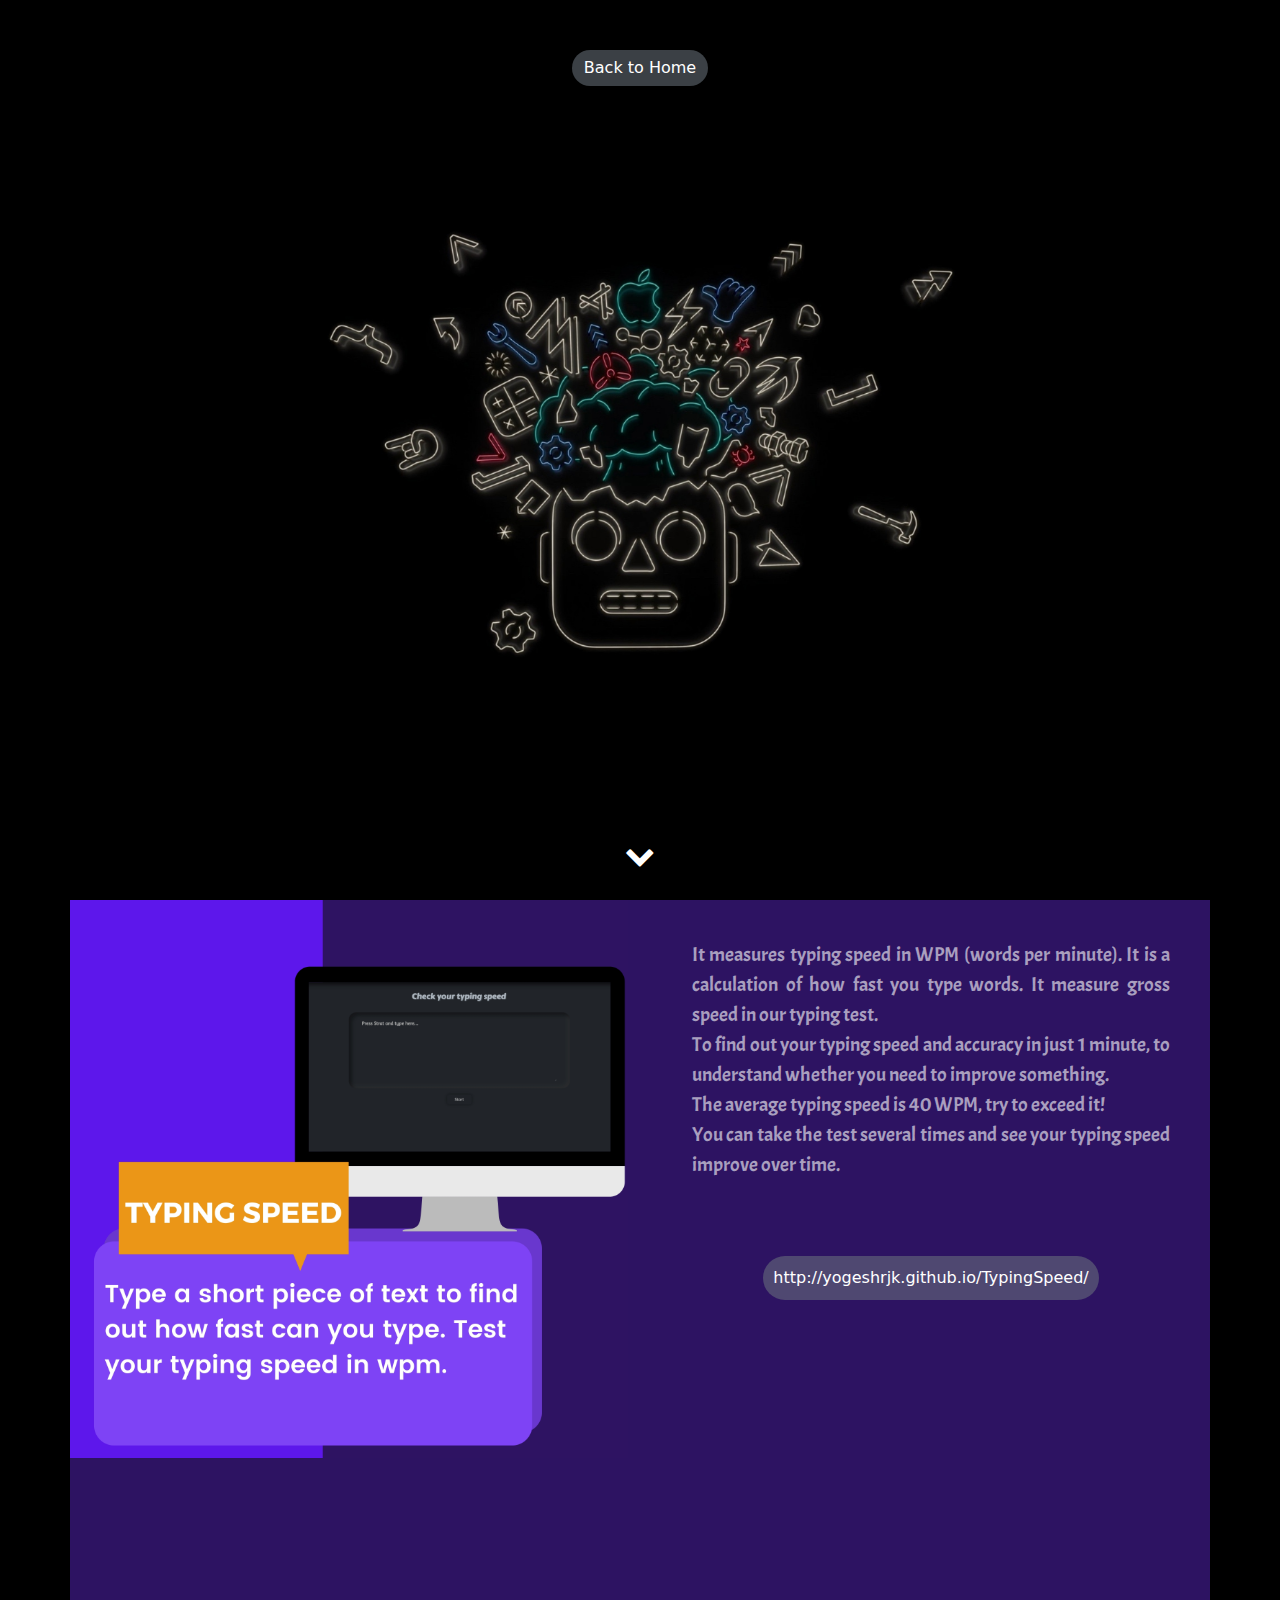
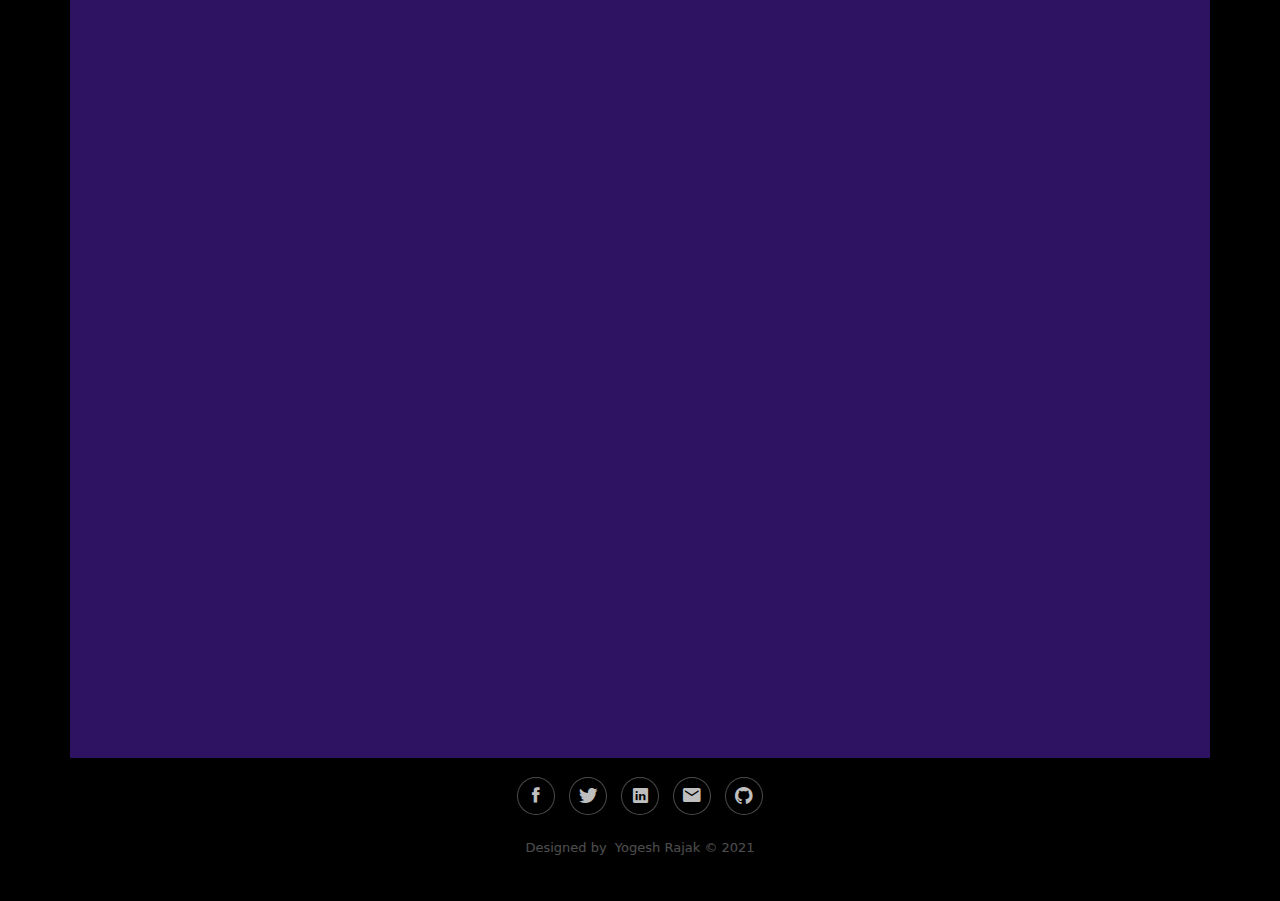
<file: project.html>
<!DOCTYPE html>
<html lang="en">

<head>
    <meta charset="utf-8">
    <meta name="viewport" content="width=device-width, initial-scale=1.0, shrink-to-fit=no">
    <title>project</title>
    <link rel="stylesheet" href="assets/bootstrap/css/bootstrap.min.css">
    <link rel="stylesheet" href="https://fonts.googleapis.com/css?family=Acme&amp;display=swap">
    <link rel="stylesheet" href="https://fonts.googleapis.com/css?family=Adamina&amp;display=swap">
    <link rel="stylesheet" href="https://fonts.googleapis.com/css?family=Alegreya+Sans&amp;display=swap">
    <link rel="stylesheet" href="assets/fonts/font-awesome.min.css">
    <link rel="stylesheet" href="assets/fonts/ionicons.min.css">
    <link rel="stylesheet" href="https://cdnjs.cloudflare.com/ajax/libs/animate.css/3.5.2/animate.min.css">
    <link rel="stylesheet" href="assets/css/iframe.css">
    <link rel="stylesheet" href="assets/css/Scroll-To-Top.css">
    <link rel="stylesheet" href="assets/css/styles.css">
    <link rel="stylesheet" href="assets/css/Footer-Dark.css">
</head>

<body style="background: rgb(0,0,0);color: rgb(1,1,1);">
    <div class="d-flex justify-content-center align-items-center"
        style="height: 100vh;background: url(&quot;assets/img/WWDC-2019-Wallpaper-AR72014-Desktop-v1-Black.png&quot;) center / cover no-repeat; background-attachment:fixed;">
        <div class="d-flex justify-content-center align-items-center"><a class="btn btn-secondary" role="button"
                style="border-radius: 25px;background: rgba(108,117,125,0.55);border-style: none;margin-bottom: 5vh;position: absolute !important;top: 50px;"
                href="index.html">Back to Home</a></div>
        <div id="scroll-to-top"><i class="fa fa-chevron-down bounce animated infinite" style="font-size: 30px;"></i>
        </div>
    </div>
    <div class="container" style="background-color: rgb(45 19 98); padding: 0px;">
        <div class="row">
            <div class="col-md-6">
                <img class="img-fluid" src="assets/img/Course.jpg">
            </div>
            <div class="col-md-6">
                <p
                    style="font-family: Acme, sans-serif;font-size: 20px; text-align: justify; color: rgba(255,255,255,0.6); padding: 40px;">
                    It measures typing speed in WPM (words per minute). It is a calculation of how fast you type words.
                    It
                    measure gross speed in our typing test.<br>To find out your typing speed and accuracy in just 1
                    minute,
                    to
                    understand whether you need to improve something.<br>The average typing speed is 40 WPM, try to
                    exceed
                    it!
                    <br>You can take the test several times and see your typing speed improve over time.
                </p>
                <div class="d-flex justify-content-center align-items-center"><a
                        style="text-align:center;border-radius: 25px;background: rgba(108,117,125,0.55);border-style: none;margin: 20px; text-decoration: none;color: white; padding: 10px;"
                        href="http://yogeshrjk.github.io/TypingSpeed/">http://yogeshrjk.github.io/TypingSpeed/</a>
                </div>
            </div>
            <div style="height: 100vh;"><iframe src="https://yogeshrjk.github.io/TypingSpeed/" width="100%" height="100%"
                style="border:none;overflow:hidden" scrolling="no" frameborder="0" allowTransparency="true"></iframe>
        </div>
        </div>
    </div>
    </div>



    <footer class="footer-dark" style="height: 143px;padding: 30px 0px;background: rgb(0,0,0);padding-top: 20px;">
        <div class="container">
            <div class="row">
                <div class="col-12 item social"><a href="https://www.facebook.com/yogesh.rajak.18/"><i
                            class="icon ion-social-facebook"></i></a><a href="https://twitter.com/Yogesh_rjk"><i
                            class="icon ion-social-twitter"></i></a><a
                        href="https://www.linkedin.com/in/yogesh-rajak-04/"><i
                            class="icon ion-social-linkedin"></i></a><a href="mailto:yrajak9@gmail.com "><i
                            class="icon ion-android-mail"></i></a><a href="https://github.com/yogeshrjk"><i
                            class="icon ion-social-github"></i></a></div>
            </div>
            <p class="text-white copyright" style="color: rgb(255,255,255);">Designed by&nbsp; Yogesh Rajak © 2021
            </p>
        </div>
    </footer>

    <script src="assets/bootstrap/js/bootstrap.min.js"></script>
    <script src="assets/js/bs-init.js"></script>
</body>

</html>
</file>
<file: assets/css/iframe.css>
section {
  width: 100%;
  height: 238px;
  border: none;
  overflow: hidden;
}

#scroll-to-top {
}
</file>
<file: assets/css/Scroll-To-Top.css>
#scroll-to-top {
  position: absolute;
  bottom: 30px;
  /*right: 10px;*/
  width: 32px;
  height: 32px;
  text-align: center;
  border-radius: 50%;
  /*background-color: rgba(0,0,0,.3);*/
  color: #fff;
  padding-top: 2px;
}
</file>
<file: assets/css/styles.css>
* {
  padding: 0px;
  margin: 0px;
  box-sizing: border-box;
}
.tools .col-sm-4 {
  padding: 10px;
}
.tools .col-sm-4:hover {
  background-color: #e9ecef;
  border-radius: 5px;
  transition: all;
  transition-duration: 25ms;
}
</file>
<file: assets/css/Footer-Dark.css>
.footer-dark {
  padding: 50px 0;
  color: #f0f9ff;
  background-color: #282d32;
}

.footer-dark h3 {
  margin-top: 0;
  margin-bottom: 12px;
  font-weight: bold;
  font-size: 16px;
}

.footer-dark ul {
  padding: 0;
  list-style: none;
  line-height: 1.6;
  font-size: 14px;
  margin-bottom: 0;
}

.footer-dark ul a {
  color: inherit;
  text-decoration: none;
  opacity: 0.6;
}

.footer-dark ul a:hover {
  opacity: 0.8;
}

@media (max-width:767px) {
  .footer-dark .item:not(.social) {
    text-align: center;
    padding-bottom: 20px;
  }
}

.footer-dark .item.text {
  margin-bottom: 36px;
}

@media (max-width:767px) {
  .footer-dark .item.text {
    margin-bottom: 0;
  }
}

.footer-dark .item.text p {
  opacity: 0.6;
  margin-bottom: 0;
}

.footer-dark .item.social {
  text-align: center;
}

@media (max-width:991px) {
  .footer-dark .item.social {
    text-align: center;
    margin-top: 20px;
  }
}

.footer-dark .item.social > a {
  font-size: 20px;
  width: 36px;
  height: 36px;
  line-height: 36px;
  display: inline-block;
  text-align: center;
  border-radius: 50%;
  box-shadow: 0 0 0 1px rgba(255,255,255,0.4);
  margin: 0 8px;
  color: #fff;
  opacity: 0.75;
}

.footer-dark .item.social > a:hover {
  opacity: 0.9;
}

.footer-dark .copyright {
  text-align: center;
  padding-top: 24px;
  opacity: 0.3;
  font-size: 13px;
  margin-bottom: 0;
}

.fa.fa-github {
  font-size: 40px !important;
}

.fa.fa-twitter {
  font-size: 40px;
}

.coolbg {
  background-attachment: fixed !important;
}

.cool {
}
</file>
